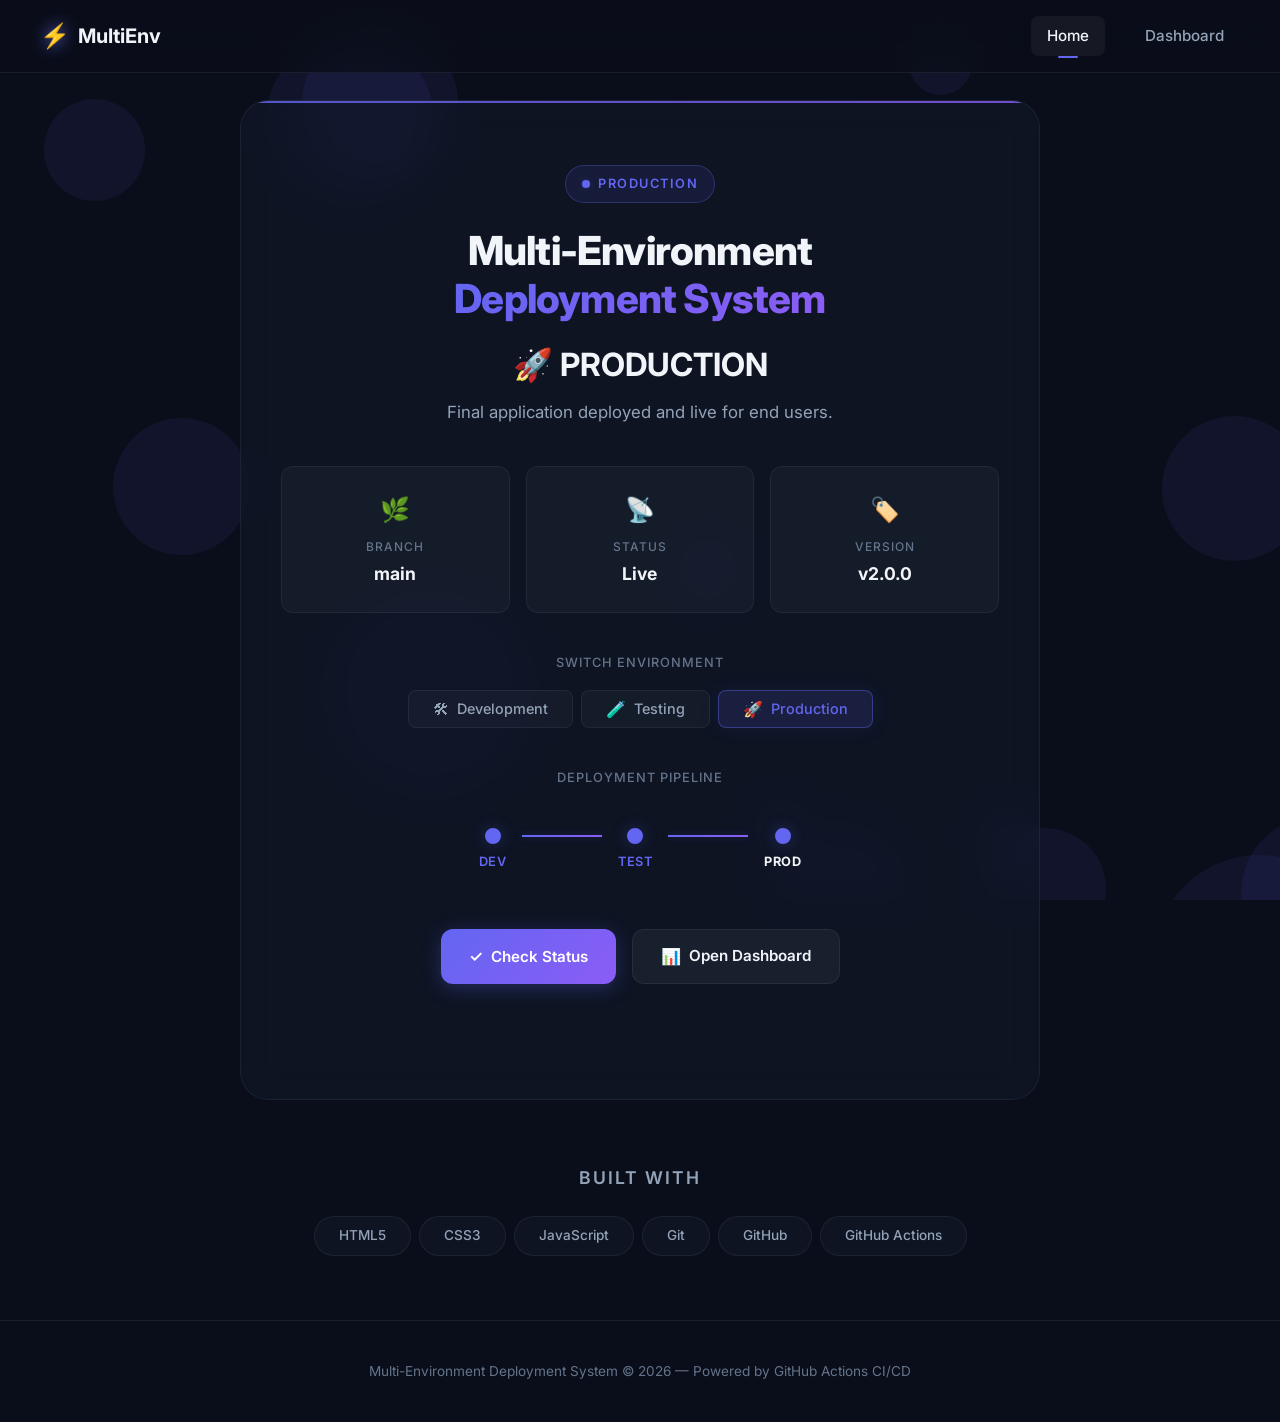
<file: index.html>
<!DOCTYPE html>
<html lang="en">
<head>
    <meta charset="UTF-8">
    <meta name="viewport" content="width=device-width, initial-scale=1.0">
    <meta name="description" content="Multi-Environment Deployment System demonstrating CI/CD pipelines with GitHub Actions across Development, Testing, and Production environments.">
    <title>Multi Environment Deployment System</title>
    <link rel="preconnect" href="https://fonts.googleapis.com">
    <link rel="preconnect" href="https://fonts.gstatic.com" crossorigin>
    <link href="https://fonts.googleapis.com/css2?family=Inter:wght@300;400;500;600;700;800&display=swap" rel="stylesheet">
    <link rel="stylesheet" href="style.css">
</head>
<body>

    <!-- Animated background particles -->
    <div class="bg-particles" id="particles"></div>

    <!-- Navigation -->
    <nav class="navbar" id="navbar">
        <div class="nav-brand">
            <span class="nav-icon">⚡</span>
            <span class="nav-title">MultiEnv</span>
        </div>
        <div class="nav-links">
            <a href="index.html" class="nav-link active" id="nav-home">Home</a>
            <a href="dashboard.html" class="nav-link" id="nav-dashboard">Dashboard</a>
        </div>
    </nav>

    <!-- Hero Section -->
    <main class="main-content">
        <div class="container" id="main-container">
            <!-- Environment Badge -->
            <div class="env-badge" id="env-badge">
                <span class="badge-dot"></span>
                <span class="badge-text" id="badge-text">Loading...</span>
            </div>

            <h1 class="hero-title">
                Multi-Environment<br>
                <span class="gradient-text">Deployment System</span>
            </h1>

            <h2 class="env-title" id="env-title">Detecting...</h2>
            <p class="env-desc" id="env-desc">Initializing environment detection...</p>

            <!-- Environment Info Cards -->
            <div class="info-grid">
                <div class="info-card" id="card-branch">
                    <div class="info-icon">🌿</div>
                    <div class="info-label">Branch</div>
                    <div class="info-value" id="branch-name">--</div>
                </div>
                <div class="info-card" id="card-status">
                    <div class="info-icon">📡</div>
                    <div class="info-label">Status</div>
                    <div class="info-value" id="env-status">--</div>
                </div>
                <div class="info-card" id="card-version">
                    <div class="info-icon">🏷️</div>
                    <div class="info-label">Version</div>
                    <div class="info-value" id="env-version">--</div>
                </div>
            </div>

            <!-- Environment Switcher -->
            <div class="env-switcher">
                <p class="switcher-label">Switch Environment</p>
                <div class="switcher-buttons">
                    <button class="switch-btn" id="btn-dev" onclick="switchEnv('dev')">
                        <span class="switch-icon">🛠</span> Development
                    </button>
                    <button class="switch-btn" id="btn-test" onclick="switchEnv('test')">
                        <span class="switch-icon">🧪</span> Testing
                    </button>
                    <button class="switch-btn" id="btn-prod" onclick="switchEnv('prod')">
                        <span class="switch-icon">🚀</span> Production
                    </button>
                </div>
            </div>

            <!-- Pipeline Visualization -->
            <div class="pipeline">
                <p class="pipeline-label">Deployment Pipeline</p>
                <div class="pipeline-track">
                    <div class="pipeline-stage" id="stage-dev">
                        <div class="stage-dot"></div>
                        <span>Dev</span>
                    </div>
                    <div class="pipeline-line" id="line-1"></div>
                    <div class="pipeline-stage" id="stage-test">
                        <div class="stage-dot"></div>
                        <span>Test</span>
                    </div>
                    <div class="pipeline-line" id="line-2"></div>
                    <div class="pipeline-stage" id="stage-prod">
                        <div class="stage-dot"></div>
                        <span>Prod</span>
                    </div>
                </div>
            </div>

            <!-- Action Buttons -->
            <div class="action-buttons">
                <button class="btn btn-primary" id="status-btn" onclick="showStatus()">
                    <span class="btn-icon">✓</span> Check Status
                </button>
                <a href="dashboard.html" class="btn btn-secondary" id="dashboard-link">
                    <span class="btn-icon">📊</span> Open Dashboard
                </a>
            </div>

            <p class="status-message" id="status"></p>
        </div>

        <!-- Tech Stack Section -->
        <div class="tech-section" id="tech-section">
            <h3 class="section-title">Built With</h3>
            <div class="tech-grid">
                <div class="tech-item" id="tech-html"><span>HTML5</span></div>
                <div class="tech-item" id="tech-css"><span>CSS3</span></div>
                <div class="tech-item" id="tech-js"><span>JavaScript</span></div>
                <div class="tech-item" id="tech-git"><span>Git</span></div>
                <div class="tech-item" id="tech-gh"><span>GitHub</span></div>
                <div class="tech-item" id="tech-actions"><span>GitHub Actions</span></div>
            </div>
        </div>
    </main>

    <!-- Footer -->
    <footer class="footer" id="footer">
        <p>Multi-Environment Deployment System &copy; 2026 &mdash; Powered by GitHub Actions CI/CD</p>
    </footer>

    <script src="env.js"></script>
    <script src="script.js"></script>

</body>
</html>
</file>
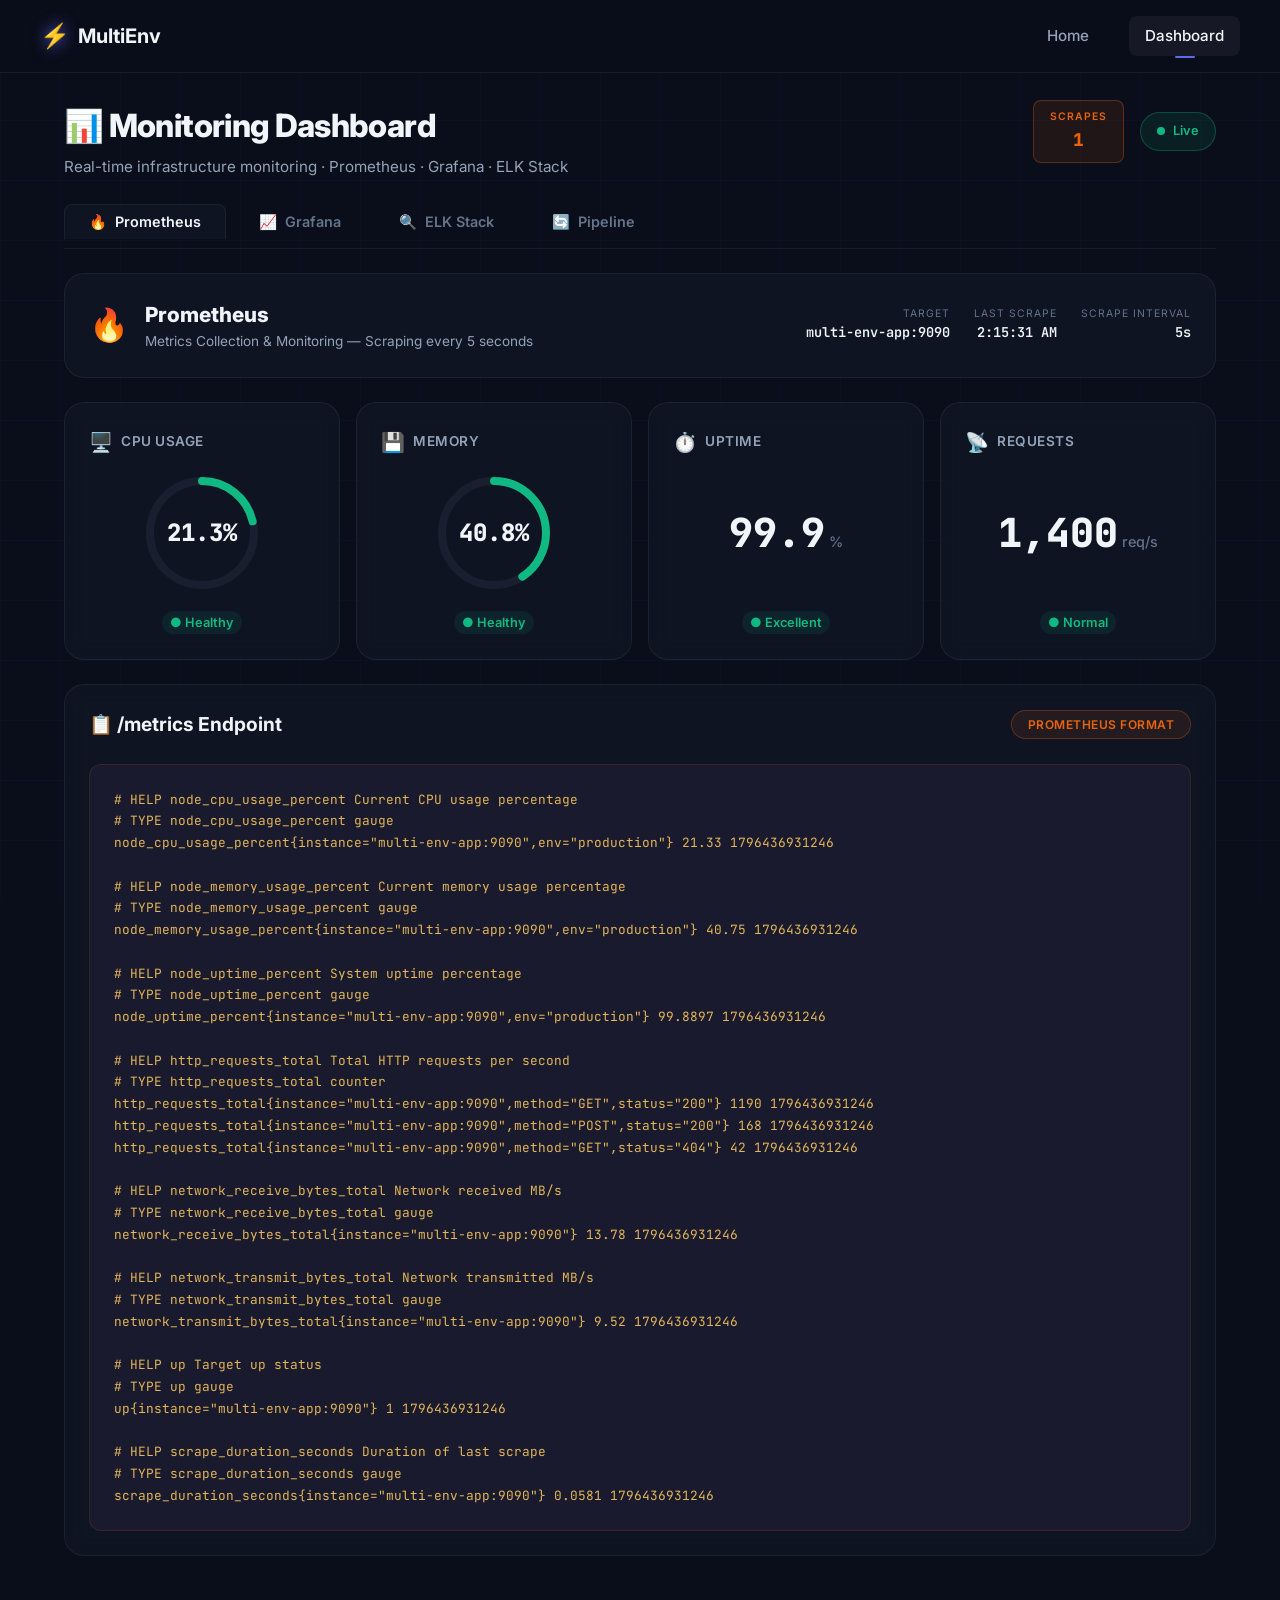
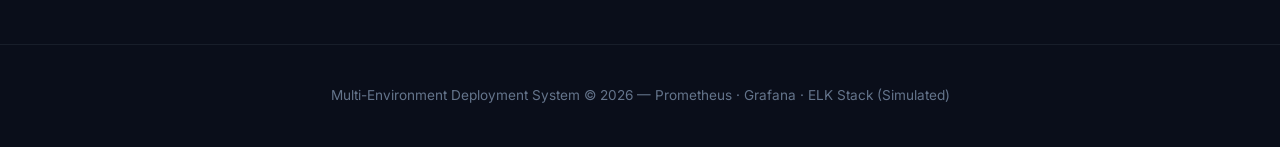
<file: dashboard.html>
<!DOCTYPE html>
<html lang="en">
<head>
    <meta charset="UTF-8">
    <meta name="viewport" content="width=device-width, initial-scale=1.0">
    <meta name="description" content="Dynamic monitoring dashboard with simulated Prometheus metrics, Grafana visualizations, and ELK Stack log management for the Multi-Environment Deployment System.">
    <title>Monitoring Dashboard — MultiEnv</title>
    <link rel="preconnect" href="https://fonts.googleapis.com">
    <link rel="preconnect" href="https://fonts.gstatic.com" crossorigin>
    <link href="https://fonts.googleapis.com/css2?family=Inter:wght@300;400;500;600;700;800&family=JetBrains+Mono:wght@400;500;600&display=swap" rel="stylesheet">
    <link rel="stylesheet" href="dashboard.css">
</head>
<body>

    <!-- Background -->
    <div class="bg-grid"></div>

    <!-- Navigation -->
    <nav class="navbar" id="navbar">
        <div class="nav-brand">
            <span class="nav-icon">⚡</span>
            <span class="nav-title">MultiEnv</span>
        </div>
        <div class="nav-links">
            <a href="index.html" class="nav-link" id="nav-home">Home</a>
            <a href="dashboard.html" class="nav-link active" id="nav-dashboard">Dashboard</a>
        </div>
    </nav>

    <!-- Dashboard -->
    <main class="dashboard" id="dashboard">
        <div class="dash-header">
            <div>
                <h1 class="dash-title">📊 Monitoring Dashboard</h1>
                <p class="dash-subtitle">Real-time infrastructure monitoring · Prometheus · Grafana · ELK Stack</p>
            </div>
            <div class="header-actions">
                <div class="scrape-counter" id="scrape-counter">
                    <span class="scrape-label">Scrapes</span>
                    <span class="scrape-value" id="scrape-count">0</span>
                </div>
                <div class="live-indicator" id="live-indicator">
                    <span class="live-dot"></span>
                    <span>Live</span>
                </div>
            </div>
        </div>

        <!-- Tool Tabs -->
        <div class="tool-tabs" id="tool-tabs">
            <button class="tool-tab active" data-tab="prometheus" id="tab-prometheus" onclick="switchTab('prometheus')">
                <span class="tab-icon">🔥</span> Prometheus
            </button>
            <button class="tool-tab" data-tab="grafana" id="tab-grafana" onclick="switchTab('grafana')">
                <span class="tab-icon">📈</span> Grafana
            </button>
            <button class="tool-tab" data-tab="elk" id="tab-elk" onclick="switchTab('elk')">
                <span class="tab-icon">🔍</span> ELK Stack
            </button>
            <button class="tool-tab" data-tab="pipeline" id="tab-pipeline" onclick="switchTab('pipeline')">
                <span class="tab-icon">🔄</span> Pipeline
            </button>
        </div>

        <!-- ============================================ -->
        <!-- TAB: PROMETHEUS (Simulated)                  -->
        <!-- ============================================ -->
        <div class="tab-content active" id="content-prometheus">
            <!-- Prometheus Header -->
            <div class="tool-header">
                <div class="tool-brand">
                    <span class="tool-logo">🔥</span>
                    <div>
                        <h2 class="tool-name">Prometheus</h2>
                        <p class="tool-desc">Metrics Collection & Monitoring — Scraping every 5 seconds</p>
                    </div>
                </div>
                <div class="prom-meta">
                    <div class="prom-meta-item">
                        <span class="prom-meta-label">Target</span>
                        <span class="prom-meta-value" id="prom-target">multi-env-app:9090</span>
                    </div>
                    <div class="prom-meta-item">
                        <span class="prom-meta-label">Last Scrape</span>
                        <span class="prom-meta-value" id="prom-last-scrape">--</span>
                    </div>
                    <div class="prom-meta-item">
                        <span class="prom-meta-label">Scrape Interval</span>
                        <span class="prom-meta-value">5s</span>
                    </div>
                </div>
            </div>

            <!-- Prometheus Metric Cards (live updating) -->
            <div class="metrics-grid" id="metrics-grid">
                <div class="metric-card" id="metric-cpu">
                    <div class="metric-header">
                        <span class="metric-icon">🖥️</span>
                        <span class="metric-label">CPU Usage</span>
                    </div>
                    <div class="metric-body">
                        <div class="progress-ring" id="ring-cpu">
                            <svg viewBox="0 0 120 120">
                                <circle class="ring-bg" cx="60" cy="60" r="52"></circle>
                                <circle class="ring-fill" cx="60" cy="60" r="52" id="ring-fill-cpu"></circle>
                            </svg>
                            <div class="ring-value" id="cpu">--%</div>
                        </div>
                    </div>
                    <div class="metric-footer">
                        <span class="metric-status good" id="cpu-status">● Healthy</span>
                    </div>
                </div>

                <div class="metric-card" id="metric-memory">
                    <div class="metric-header">
                        <span class="metric-icon">💾</span>
                        <span class="metric-label">Memory</span>
                    </div>
                    <div class="metric-body">
                        <div class="progress-ring" id="ring-memory">
                            <svg viewBox="0 0 120 120">
                                <circle class="ring-bg" cx="60" cy="60" r="52"></circle>
                                <circle class="ring-fill" cx="60" cy="60" r="52" id="ring-fill-memory"></circle>
                            </svg>
                            <div class="ring-value" id="memory">--%</div>
                        </div>
                    </div>
                    <div class="metric-footer">
                        <span class="metric-status good" id="memory-status">● Healthy</span>
                    </div>
                </div>

                <div class="metric-card" id="metric-uptime">
                    <div class="metric-header">
                        <span class="metric-icon">⏱️</span>
                        <span class="metric-label">Uptime</span>
                    </div>
                    <div class="metric-body">
                        <div class="big-stat">
                            <span class="stat-value" id="uptime">--</span>
                            <span class="stat-unit">%</span>
                        </div>
                    </div>
                    <div class="metric-footer">
                        <span class="metric-status good" id="uptime-status">● Excellent</span>
                    </div>
                </div>

                <div class="metric-card" id="metric-requests">
                    <div class="metric-header">
                        <span class="metric-icon">📡</span>
                        <span class="metric-label">Requests</span>
                    </div>
                    <div class="metric-body">
                        <div class="big-stat">
                            <span class="stat-value" id="requests">--</span>
                            <span class="stat-unit">req/s</span>
                        </div>
                    </div>
                    <div class="metric-footer">
                        <span class="metric-status good" id="requests-status">● Normal</span>
                    </div>
                </div>
            </div>

            <!-- Prometheus Raw Metrics Endpoint -->
            <div class="section-card" id="prom-endpoint-section">
                <div class="section-header">
                    <h2 class="section-title">📋 /metrics Endpoint</h2>
                    <span class="section-badge prom">Prometheus Format</span>
                </div>
                <div class="prom-endpoint">
                    <pre class="prom-output" id="prom-metrics">Loading metrics...</pre>
                </div>
            </div>
        </div>

        <!-- ============================================ -->
        <!-- TAB: GRAFANA (Simulated)                     -->
        <!-- ============================================ -->
        <div class="tab-content" id="content-grafana">
            <div class="tool-header">
                <div class="tool-brand">
                    <span class="tool-logo">📈</span>
                    <div>
                        <h2 class="tool-name">Grafana</h2>
                        <p class="tool-desc">Real-time Visualization & Dashboards — Auto-refreshing charts</p>
                    </div>
                </div>
                <div class="grafana-controls">
                    <select class="grafana-time-range" id="grafana-range" onchange="changeTimeRange()">
                        <option value="30">Last 30s</option>
                        <option value="60" selected>Last 60s</option>
                        <option value="120">Last 2m</option>
                    </select>
                </div>
            </div>

            <!-- Grafana Chart Panels -->
            <div class="grafana-grid">
                <div class="grafana-panel" id="panel-cpu">
                    <div class="panel-header">
                        <span class="panel-title">CPU Usage (%)</span>
                        <span class="panel-live-val" id="chart-cpu-val">--</span>
                    </div>
                    <div class="panel-body">
                        <canvas id="chart-cpu" width="520" height="200"></canvas>
                    </div>
                </div>

                <div class="grafana-panel" id="panel-memory">
                    <div class="panel-header">
                        <span class="panel-title">Memory Usage (%)</span>
                        <span class="panel-live-val" id="chart-mem-val">--</span>
                    </div>
                    <div class="panel-body">
                        <canvas id="chart-memory" width="520" height="200"></canvas>
                    </div>
                </div>

                <div class="grafana-panel" id="panel-network">
                    <div class="panel-header">
                        <span class="panel-title">Network I/O (MB/s)</span>
                        <span class="panel-live-val" id="chart-net-val">--</span>
                    </div>
                    <div class="panel-body">
                        <canvas id="chart-network" width="520" height="200"></canvas>
                    </div>
                </div>

                <div class="grafana-panel" id="panel-requests">
                    <div class="panel-header">
                        <span class="panel-title">HTTP Requests (req/s)</span>
                        <span class="panel-live-val" id="chart-req-val">--</span>
                    </div>
                    <div class="panel-body">
                        <canvas id="chart-requests" width="520" height="200"></canvas>
                    </div>
                </div>
            </div>
        </div>

        <!-- ============================================ -->
        <!-- TAB: ELK STACK (Simulated)                   -->
        <!-- ============================================ -->
        <div class="tab-content" id="content-elk">
            <div class="tool-header">
                <div class="tool-brand">
                    <span class="tool-logo">🔍</span>
                    <div>
                        <h2 class="tool-name">ELK Stack</h2>
                        <p class="tool-desc">Elasticsearch · Logstash · Kibana — Centralized Log Management</p>
                    </div>
                </div>
            </div>

            <!-- ELK Architecture -->
            <div class="elk-arch" id="elk-arch">
                <div class="elk-node" id="elk-logstash">
                    <div class="elk-node-icon">📥</div>
                    <div class="elk-node-name">Logstash</div>
                    <div class="elk-node-desc">Ingest & Parse</div>
                    <div class="elk-node-stat"><span id="logstash-events">0</span> events/s</div>
                </div>
                <div class="elk-arrow">→</div>
                <div class="elk-node" id="elk-elasticsearch">
                    <div class="elk-node-icon">🗄️</div>
                    <div class="elk-node-name">Elasticsearch</div>
                    <div class="elk-node-desc">Index & Search</div>
                    <div class="elk-node-stat"><span id="es-docs">0</span> docs</div>
                </div>
                <div class="elk-arrow">→</div>
                <div class="elk-node" id="elk-kibana">
                    <div class="elk-node-icon">📊</div>
                    <div class="elk-node-name">Kibana</div>
                    <div class="elk-node-desc">Visualize & Explore</div>
                    <div class="elk-node-stat">Dashboard active</div>
                </div>
            </div>

            <!-- Log Search & Filters -->
            <div class="section-card" id="elk-search-section">
                <div class="elk-toolbar">
                    <div class="elk-search-box">
                        <span class="elk-search-icon">🔍</span>
                        <input type="text" class="elk-search-input" id="elk-search" placeholder="Search logs... (e.g. ERROR, deploy, production)" oninput="filterLogs()">
                    </div>
                    <div class="elk-filters">
                        <button class="elk-filter active" data-level="all" id="filter-all" onclick="setLogFilter('all')">All</button>
                        <button class="elk-filter" data-level="INFO" id="filter-info" onclick="setLogFilter('INFO')">INFO</button>
                        <button class="elk-filter" data-level="SUCCESS" id="filter-success" onclick="setLogFilter('SUCCESS')">SUCCESS</button>
                        <button class="elk-filter" data-level="WARN" id="filter-warn" onclick="setLogFilter('WARN')">WARN</button>
                        <button class="elk-filter" data-level="ERROR" id="filter-error" onclick="setLogFilter('ERROR')">ERROR</button>
                        <button class="elk-filter" data-level="DEBUG" id="filter-debug" onclick="setLogFilter('DEBUG')">DEBUG</button>
                    </div>
                </div>

                <!-- Log Count Summary -->
                <div class="elk-summary" id="elk-summary">
                    <div class="elk-summary-item">
                        <span class="elk-count" id="count-total">0</span>
                        <span class="elk-count-label">Total</span>
                    </div>
                    <div class="elk-summary-item info">
                        <span class="elk-count" id="count-info">0</span>
                        <span class="elk-count-label">Info</span>
                    </div>
                    <div class="elk-summary-item success">
                        <span class="elk-count" id="count-success">0</span>
                        <span class="elk-count-label">Success</span>
                    </div>
                    <div class="elk-summary-item warn">
                        <span class="elk-count" id="count-warn">0</span>
                        <span class="elk-count-label">Warn</span>
                    </div>
                    <div class="elk-summary-item error">
                        <span class="elk-count" id="count-error">0</span>
                        <span class="elk-count-label">Error</span>
                    </div>
                    <div class="elk-summary-item debug">
                        <span class="elk-count" id="count-debug">0</span>
                        <span class="elk-count-label">Debug</span>
                    </div>
                </div>

                <!-- Live Log Stream -->
                <div class="elk-logs-container">
                    <div class="elk-logs-header">
                        <span>Kibana Discover — Log Stream</span>
                        <label class="elk-auto-scroll">
                            <input type="checkbox" id="elk-autoscroll" checked> Auto-scroll
                        </label>
                    </div>
                    <div class="elk-logs" id="elk-logs"></div>
                </div>
            </div>
        </div>

        <!-- ============================================ -->
        <!-- TAB: PIPELINE                                -->
        <!-- ============================================ -->
        <div class="tab-content" id="content-pipeline">
            <div class="tool-header">
                <div class="tool-brand">
                    <span class="tool-logo">🔄</span>
                    <div>
                        <h2 class="tool-name">Deployment Pipeline</h2>
                        <p class="tool-desc">CI/CD workflow status across all environments</p>
                    </div>
                </div>
                <span class="section-badge success">All Passed</span>
            </div>

            <div class="pipeline-visual">
                <div class="pipe-stage completed" id="pipe-dev">
                    <div class="pipe-icon">🛠</div>
                    <div class="pipe-info">
                        <span class="pipe-name">Development</span>
                        <span class="pipe-time">2m 14s</span>
                    </div>
                    <span class="pipe-check">✓</span>
                </div>
                <div class="pipe-connector active"></div>
                <div class="pipe-stage completed" id="pipe-test">
                    <div class="pipe-icon">🧪</div>
                    <div class="pipe-info">
                        <span class="pipe-name">Testing</span>
                        <span class="pipe-time">4m 32s</span>
                    </div>
                    <span class="pipe-check">✓</span>
                </div>
                <div class="pipe-connector active"></div>
                <div class="pipe-stage completed" id="pipe-prod">
                    <div class="pipe-icon">🚀</div>
                    <div class="pipe-info">
                        <span class="pipe-name">Production</span>
                        <span class="pipe-time">1m 08s</span>
                    </div>
                    <span class="pipe-check">✓</span>
                </div>
            </div>
        </div>

    </main>

    <!-- Footer -->
    <footer class="footer" id="footer">
        <p>Multi-Environment Deployment System &copy; 2026 &mdash; Prometheus · Grafana · ELK Stack (Simulated)</p>
    </footer>

    <script src="dashboard.js"></script>

</body>
</html>
</file>
<file: style.css>
/* ============================================
   Multi-Environment Deployment System
   Main Stylesheet
   ============================================ */

/* ---------- CSS Custom Properties ---------- */
:root {
    /* Base Colors */
    --bg-primary: #0a0e1a;
    --bg-secondary: #111827;
    --bg-card: rgba(17, 24, 39, 0.7);
    --bg-card-hover: rgba(30, 41, 59, 0.8);
    --text-primary: #f1f5f9;
    --text-secondary: #94a3b8;
    --text-muted: #64748b;
    --border-color: rgba(148, 163, 184, 0.1);
    --border-glow: rgba(148, 163, 184, 0.2);

    /* Environment Colors - set dynamically by JS */
    --env-color: #6366f1;
    --env-color-rgb: 99, 102, 241;
    --env-glow: rgba(99, 102, 241, 0.3);
    --env-gradient: linear-gradient(135deg, #6366f1, #8b5cf6);

    /* Spacing */
    --space-xs: 4px;
    --space-sm: 8px;
    --space-md: 16px;
    --space-lg: 24px;
    --space-xl: 40px;
    --space-2xl: 64px;

    /* Border Radius */
    --radius-sm: 8px;
    --radius-md: 12px;
    --radius-lg: 20px;
    --radius-xl: 28px;
    --radius-full: 9999px;

    /* Transitions */
    --transition-fast: 0.2s cubic-bezier(0.4, 0, 0.2, 1);
    --transition-smooth: 0.4s cubic-bezier(0.4, 0, 0.2, 1);
    --transition-slow: 0.6s cubic-bezier(0.4, 0, 0.2, 1);
}

/* ---------- Reset & Base ---------- */
*,
*::before,
*::after {
    margin: 0;
    padding: 0;
    box-sizing: border-box;
}

html {
    scroll-behavior: smooth;
}

body {
    font-family: 'Inter', -apple-system, BlinkMacSystemFont, sans-serif;
    background: var(--bg-primary);
    color: var(--text-primary);
    min-height: 100vh;
    overflow-x: hidden;
    line-height: 1.6;
    transition: background var(--transition-smooth);
}

/* ---------- Background Particles ---------- */
.bg-particles {
    position: fixed;
    top: 0;
    left: 0;
    width: 100%;
    height: 100%;
    pointer-events: none;
    z-index: 0;
    overflow: hidden;
}

.particle {
    position: absolute;
    border-radius: 50%;
    background: var(--env-color);
    opacity: 0.08;
    animation: float 20s infinite ease-in-out;
}

@keyframes float {
    0%, 100% { transform: translateY(0) translateX(0) scale(1); }
    25% { transform: translateY(-80px) translateX(40px) scale(1.1); }
    50% { transform: translateY(-30px) translateX(-60px) scale(0.9); }
    75% { transform: translateY(-100px) translateX(20px) scale(1.05); }
}

/* ---------- Navigation ---------- */
.navbar {
    position: fixed;
    top: 0;
    left: 0;
    right: 0;
    z-index: 100;
    display: flex;
    align-items: center;
    justify-content: space-between;
    padding: var(--space-md) var(--space-xl);
    background: rgba(10, 14, 26, 0.8);
    backdrop-filter: blur(20px);
    -webkit-backdrop-filter: blur(20px);
    border-bottom: 1px solid var(--border-color);
    transition: var(--transition-smooth);
}

.nav-brand {
    display: flex;
    align-items: center;
    gap: var(--space-sm);
    font-size: 1.25rem;
    font-weight: 700;
    color: var(--text-primary);
}

.nav-icon {
    font-size: 1.5rem;
    filter: drop-shadow(0 0 8px var(--env-color));
}

.nav-links {
    display: flex;
    gap: var(--space-lg);
}

.nav-link {
    color: var(--text-secondary);
    text-decoration: none;
    font-weight: 500;
    font-size: 0.95rem;
    padding: var(--space-sm) var(--space-md);
    border-radius: var(--radius-sm);
    transition: var(--transition-fast);
    position: relative;
}

.nav-link:hover,
.nav-link.active {
    color: var(--text-primary);
    background: rgba(255, 255, 255, 0.05);
}

.nav-link.active::after {
    content: '';
    position: absolute;
    bottom: -2px;
    left: 50%;
    transform: translateX(-50%);
    width: 20px;
    height: 2px;
    background: var(--env-color);
    border-radius: var(--radius-full);
}

/* ---------- Main Content ---------- */
.main-content {
    position: relative;
    z-index: 1;
    padding-top: 100px;
    min-height: 100vh;
}

/* ---------- Container (Hero Card) ---------- */
.container {
    max-width: 800px;
    margin: 0 auto var(--space-2xl);
    padding: var(--space-2xl) var(--space-xl);
    background: var(--bg-card);
    border: 1px solid var(--border-color);
    border-radius: var(--radius-xl);
    backdrop-filter: blur(16px);
    -webkit-backdrop-filter: blur(16px);
    text-align: center;
    position: relative;
    overflow: hidden;
    animation: fadeInUp 0.8s ease-out;
}

.container::before {
    content: '';
    position: absolute;
    top: 0;
    left: 0;
    right: 0;
    height: 2px;
    background: var(--env-gradient);
    opacity: 0.8;
}

@keyframes fadeInUp {
    from {
        opacity: 0;
        transform: translateY(30px);
    }
    to {
        opacity: 1;
        transform: translateY(0);
    }
}

/* ---------- Environment Badge ---------- */
.env-badge {
    display: inline-flex;
    align-items: center;
    gap: var(--space-sm);
    padding: var(--space-sm) var(--space-md);
    background: rgba(var(--env-color-rgb), 0.1);
    border: 1px solid rgba(var(--env-color-rgb), 0.3);
    border-radius: var(--radius-full);
    margin-bottom: var(--space-lg);
    animation: fadeInUp 0.8s ease-out 0.1s both;
}

.badge-dot {
    width: 8px;
    height: 8px;
    border-radius: 50%;
    background: var(--env-color);
    box-shadow: 0 0 8px var(--env-glow);
    animation: pulse 2s infinite;
}

@keyframes pulse {
    0%, 100% { opacity: 1; transform: scale(1); }
    50% { opacity: 0.6; transform: scale(0.8); }
}

.badge-text {
    font-size: 0.8rem;
    font-weight: 600;
    text-transform: uppercase;
    letter-spacing: 1.5px;
    color: var(--env-color);
}

/* ---------- Hero Title ---------- */
.hero-title {
    font-size: 2.5rem;
    font-weight: 800;
    line-height: 1.2;
    color: var(--text-primary);
    margin-bottom: var(--space-md);
    letter-spacing: -0.02em;
    animation: fadeInUp 0.8s ease-out 0.2s both;
}

.gradient-text {
    background: var(--env-gradient);
    -webkit-background-clip: text;
    background-clip: text;
    -webkit-text-fill-color: transparent;
}

.env-title {
    font-size: 2rem;
    font-weight: 700;
    margin-bottom: var(--space-sm);
    animation: fadeInUp 0.8s ease-out 0.3s both;
}

.env-desc {
    font-size: 1.05rem;
    color: var(--text-secondary);
    margin-bottom: var(--space-xl);
    animation: fadeInUp 0.8s ease-out 0.4s both;
}

/* ---------- Info Grid ---------- */
.info-grid {
    display: grid;
    grid-template-columns: repeat(3, 1fr);
    gap: var(--space-md);
    margin-bottom: var(--space-xl);
    animation: fadeInUp 0.8s ease-out 0.5s both;
}

.info-card {
    background: rgba(255, 255, 255, 0.03);
    border: 1px solid var(--border-color);
    border-radius: var(--radius-md);
    padding: var(--space-lg) var(--space-md);
    transition: var(--transition-fast);
}

.info-card:hover {
    background: rgba(255, 255, 255, 0.06);
    border-color: var(--border-glow);
    transform: translateY(-2px);
}

.info-icon {
    font-size: 1.5rem;
    margin-bottom: var(--space-sm);
}

.info-label {
    font-size: 0.75rem;
    font-weight: 500;
    text-transform: uppercase;
    letter-spacing: 1px;
    color: var(--text-muted);
    margin-bottom: var(--space-xs);
}

.info-value {
    font-size: 1.1rem;
    font-weight: 700;
    color: var(--text-primary);
}

/* ---------- Environment Switcher ---------- */
.env-switcher {
    margin-bottom: var(--space-xl);
    animation: fadeInUp 0.8s ease-out 0.6s both;
}

.switcher-label {
    font-size: 0.8rem;
    font-weight: 500;
    text-transform: uppercase;
    letter-spacing: 1px;
    color: var(--text-muted);
    margin-bottom: var(--space-md);
}

.switcher-buttons {
    display: flex;
    gap: var(--space-sm);
    justify-content: center;
    flex-wrap: wrap;
}

.switch-btn {
    padding: var(--space-sm) var(--space-lg);
    border: 1px solid var(--border-color);
    background: rgba(255, 255, 255, 0.03);
    color: var(--text-secondary);
    border-radius: var(--radius-sm);
    cursor: pointer;
    font-family: 'Inter', sans-serif;
    font-size: 0.9rem;
    font-weight: 500;
    transition: var(--transition-fast);
    display: flex;
    align-items: center;
    gap: var(--space-sm);
}

.switch-btn:hover {
    background: rgba(255, 255, 255, 0.08);
    border-color: var(--border-glow);
    color: var(--text-primary);
    transform: translateY(-1px);
}

.switch-btn.active {
    background: rgba(var(--env-color-rgb), 0.15);
    border-color: rgba(var(--env-color-rgb), 0.4);
    color: var(--env-color);
    box-shadow: 0 0 20px rgba(var(--env-color-rgb), 0.1);
}

.switch-icon {
    font-size: 1rem;
}

/* ---------- Pipeline Visualization ---------- */
.pipeline {
    margin-bottom: var(--space-xl);
    animation: fadeInUp 0.8s ease-out 0.7s both;
}

.pipeline-label {
    font-size: 0.8rem;
    font-weight: 500;
    text-transform: uppercase;
    letter-spacing: 1px;
    color: var(--text-muted);
    margin-bottom: var(--space-lg);
}

.pipeline-track {
    display: flex;
    align-items: center;
    justify-content: center;
    gap: 0;
}

.pipeline-stage {
    display: flex;
    flex-direction: column;
    align-items: center;
    gap: var(--space-sm);
    padding: var(--space-md);
    transition: var(--transition-smooth);
}

.pipeline-stage span {
    font-size: 0.8rem;
    font-weight: 600;
    color: var(--text-muted);
    text-transform: uppercase;
    letter-spacing: 0.5px;
    transition: var(--transition-smooth);
}

.stage-dot {
    width: 16px;
    height: 16px;
    border-radius: 50%;
    background: var(--bg-secondary);
    border: 2px solid var(--text-muted);
    transition: var(--transition-smooth);
    position: relative;
}

.pipeline-stage.completed .stage-dot {
    background: var(--env-color);
    border-color: var(--env-color);
    box-shadow: 0 0 16px var(--env-glow);
}

.pipeline-stage.completed span {
    color: var(--env-color);
}

.pipeline-stage.active .stage-dot {
    background: var(--env-color);
    border-color: var(--env-color);
    box-shadow: 0 0 16px var(--env-glow);
    animation: pulse 1.5s infinite;
}

.pipeline-stage.active span {
    color: var(--text-primary);
    font-weight: 700;
}

.pipeline-line {
    width: 80px;
    height: 2px;
    background: var(--text-muted);
    opacity: 0.3;
    transition: var(--transition-smooth);
    margin-bottom: 28px;
}

.pipeline-line.active {
    background: var(--env-gradient);
    opacity: 1;
    box-shadow: 0 0 8px var(--env-glow);
}

/* ---------- Buttons ---------- */
.action-buttons {
    display: flex;
    gap: var(--space-md);
    justify-content: center;
    flex-wrap: wrap;
    margin-bottom: var(--space-lg);
    animation: fadeInUp 0.8s ease-out 0.8s both;
}

.btn {
    display: inline-flex;
    align-items: center;
    gap: var(--space-sm);
    padding: 14px 28px;
    border: none;
    border-radius: var(--radius-md);
    font-family: 'Inter', sans-serif;
    font-size: 0.95rem;
    font-weight: 600;
    cursor: pointer;
    text-decoration: none;
    transition: var(--transition-fast);
}

.btn-primary {
    background: var(--env-gradient);
    color: white;
    box-shadow: 0 4px 20px var(--env-glow);
}

.btn-primary:hover {
    transform: translateY(-2px);
    box-shadow: 0 8px 30px var(--env-glow);
}

.btn-secondary {
    background: rgba(255, 255, 255, 0.05);
    color: var(--text-primary);
    border: 1px solid var(--border-color);
}

.btn-secondary:hover {
    background: rgba(255, 255, 255, 0.1);
    border-color: var(--border-glow);
    transform: translateY(-2px);
}

.btn-icon {
    font-size: 1rem;
}

/* ---------- Status Message ---------- */
.status-message {
    font-size: 1.1rem;
    font-weight: 600;
    color: var(--env-color);
    min-height: 1.5em;
    animation: fadeInUp 0.4s ease-out;
}

/* ---------- Tech Stack Section ---------- */
.tech-section {
    max-width: 800px;
    margin: 0 auto var(--space-2xl);
    text-align: center;
    animation: fadeInUp 0.8s ease-out 0.9s both;
}

.section-title {
    font-size: 1.1rem;
    font-weight: 600;
    color: var(--text-secondary);
    margin-bottom: var(--space-lg);
    text-transform: uppercase;
    letter-spacing: 2px;
}

.tech-grid {
    display: flex;
    flex-wrap: wrap;
    justify-content: center;
    gap: var(--space-sm);
}

.tech-item {
    padding: var(--space-sm) var(--space-lg);
    background: var(--bg-card);
    border: 1px solid var(--border-color);
    border-radius: var(--radius-full);
    font-size: 0.85rem;
    font-weight: 500;
    color: var(--text-secondary);
    transition: var(--transition-fast);
}

.tech-item:hover {
    background: var(--bg-card-hover);
    border-color: var(--border-glow);
    color: var(--text-primary);
    transform: translateY(-2px);
}

/* ---------- Footer ---------- */
.footer {
    text-align: center;
    padding: var(--space-xl) var(--space-md);
    border-top: 1px solid var(--border-color);
    color: var(--text-muted);
    font-size: 0.85rem;
}

/* ---------- Responsive ---------- */
@media (max-width: 768px) {
    .container {
        margin: 0 var(--space-md) var(--space-xl);
        padding: var(--space-xl) var(--space-md);
    }

    .hero-title {
        font-size: 1.75rem;
    }

    .env-title {
        font-size: 1.5rem;
    }

    .info-grid {
        grid-template-columns: 1fr;
        gap: var(--space-sm);
    }

    .switcher-buttons {
        flex-direction: column;
        align-items: center;
    }

    .switch-btn {
        width: 100%;
        max-width: 250px;
        justify-content: center;
    }

    .pipeline-line {
        width: 40px;
    }

    .action-buttons {
        flex-direction: column;
        align-items: center;
    }

    .btn {
        width: 100%;
        max-width: 280px;
        justify-content: center;
    }

    .navbar {
        padding: var(--space-sm) var(--space-md);
    }

    .nav-title {
        font-size: 1rem;
    }
}

@media (max-width: 480px) {
    .hero-title {
        font-size: 1.4rem;
    }

    .env-title {
        font-size: 1.2rem;
    }

    .pipeline-track {
        transform: scale(0.85);
    }
}
</file>
<file: dashboard.css>
/* ============================================
   Multi-Environment Deployment System
   Dashboard Stylesheet — Prometheus · Grafana · ELK
   ============================================ */

:root {
    --bg-primary: #0a0e1a;
    --bg-secondary: #111827;
    --bg-card: rgba(17, 24, 39, 0.7);
    --bg-card-hover: rgba(30, 41, 59, 0.8);
    --text-primary: #f1f5f9;
    --text-secondary: #94a3b8;
    --text-muted: #64748b;
    --border-color: rgba(148, 163, 184, 0.1);
    --border-glow: rgba(148, 163, 184, 0.2);
    --accent: #6366f1;
    --accent-rgb: 99, 102, 241;
    --green: #10b981;
    --green-rgb: 16, 185, 129;
    --yellow: #f59e0b;
    --yellow-rgb: 245, 158, 11;
    --red: #ef4444;
    --red-rgb: 239, 68, 68;
    --blue: #3b82f6;
    --blue-rgb: 59, 130, 246;
    --orange: #e8630a;
    --orange-rgb: 232, 99, 10;
    --radius-sm: 8px;
    --radius-md: 12px;
    --radius-lg: 20px;
    --radius-full: 9999px;
    --space-xs: 4px;
    --space-sm: 8px;
    --space-md: 16px;
    --space-lg: 24px;
    --space-xl: 40px;
    --space-2xl: 64px;
    --transition-fast: 0.2s cubic-bezier(0.4, 0, 0.2, 1);
    --transition-smooth: 0.4s cubic-bezier(0.4, 0, 0.2, 1);
}

*, *::before, *::after { margin: 0; padding: 0; box-sizing: border-box; }
html { scroll-behavior: smooth; }

body {
    font-family: 'Inter', -apple-system, BlinkMacSystemFont, sans-serif;
    background: var(--bg-primary);
    color: var(--text-primary);
    min-height: 100vh;
    overflow-x: hidden;
    line-height: 1.6;
}

.bg-grid {
    position: fixed; top: 0; left: 0; width: 100%; height: 100%;
    pointer-events: none; z-index: 0;
    background-image:
        linear-gradient(rgba(99,102,241,0.03) 1px, transparent 1px),
        linear-gradient(90deg, rgba(99,102,241,0.03) 1px, transparent 1px);
    background-size: 60px 60px;
}

/* --- Navbar --- */
.navbar {
    position: fixed; top: 0; left: 0; right: 0; z-index: 100;
    display: flex; align-items: center; justify-content: space-between;
    padding: var(--space-md) var(--space-xl);
    background: rgba(10,14,26,0.85);
    backdrop-filter: blur(20px); -webkit-backdrop-filter: blur(20px);
    border-bottom: 1px solid var(--border-color);
}
.nav-brand { display: flex; align-items: center; gap: var(--space-sm); font-size: 1.25rem; font-weight: 700; }
.nav-icon { font-size: 1.5rem; filter: drop-shadow(0 0 8px var(--accent)); }
.nav-links { display: flex; gap: var(--space-lg); }
.nav-link {
    color: var(--text-secondary); text-decoration: none; font-weight: 500; font-size: 0.95rem;
    padding: var(--space-sm) var(--space-md); border-radius: var(--radius-sm);
    transition: var(--transition-fast); position: relative;
}
.nav-link:hover, .nav-link.active { color: var(--text-primary); background: rgba(255,255,255,0.05); }
.nav-link.active::after {
    content: ''; position: absolute; bottom: -2px; left: 50%; transform: translateX(-50%);
    width: 20px; height: 2px; background: var(--accent); border-radius: var(--radius-full);
}

/* --- Dashboard Layout --- */
.dashboard {
    position: relative; z-index: 1; max-width: 1200px;
    margin: 0 auto; padding: 100px var(--space-lg) var(--space-2xl);
}
.dash-header {
    display: flex; align-items: flex-start; justify-content: space-between;
    margin-bottom: var(--space-lg); flex-wrap: wrap; gap: var(--space-md);
    animation: fadeInUp 0.6s ease-out;
}
.dash-title { font-size: 2rem; font-weight: 800; letter-spacing: -0.02em; margin-bottom: var(--space-xs); }
.dash-subtitle { color: var(--text-secondary); font-size: 0.95rem; }
.header-actions { display: flex; align-items: center; gap: var(--space-md); }

.scrape-counter {
    display: flex; flex-direction: column; align-items: center;
    padding: var(--space-sm) var(--space-md);
    background: rgba(var(--orange-rgb),0.1); border: 1px solid rgba(var(--orange-rgb),0.3);
    border-radius: var(--radius-sm); min-width: 70px;
}
.scrape-label { font-size: 0.65rem; text-transform: uppercase; letter-spacing: 1px; color: var(--orange); font-weight: 600; }
.scrape-value { font-size: 1.1rem; font-weight: 800; color: var(--orange); font-family: 'JetBrains Mono', monospace; }

.live-indicator {
    display: flex; align-items: center; gap: var(--space-sm);
    padding: var(--space-sm) var(--space-md);
    background: rgba(var(--green-rgb),0.1); border: 1px solid rgba(var(--green-rgb),0.3);
    border-radius: var(--radius-full); font-size: 0.8rem; font-weight: 600; color: var(--green);
}
.live-dot { width: 8px; height: 8px; border-radius: 50%; background: var(--green); animation: pulse 1.5s infinite; }
@keyframes pulse { 0%,100%{opacity:1;transform:scale(1)} 50%{opacity:0.5;transform:scale(0.8)} }

/* --- Tool Tabs --- */
.tool-tabs {
    display: flex; gap: var(--space-sm); margin-bottom: var(--space-lg);
    border-bottom: 1px solid var(--border-color); padding-bottom: var(--space-sm);
    overflow-x: auto; animation: fadeInUp 0.6s ease-out 0.1s backwards;
}
.tool-tab {
    padding: var(--space-sm) var(--space-lg); border: 1px solid transparent;
    background: transparent; color: var(--text-muted); border-radius: var(--radius-sm) var(--radius-sm) 0 0;
    cursor: pointer; font-family: 'Inter', sans-serif; font-size: 0.9rem; font-weight: 600;
    transition: var(--transition-fast); display: flex; align-items: center; gap: var(--space-sm); white-space: nowrap;
}
.tool-tab:hover { color: var(--text-secondary); background: rgba(255,255,255,0.03); }
.tool-tab.active {
    color: var(--text-primary); background: var(--bg-card);
    border-color: var(--border-color); border-bottom-color: var(--bg-primary);
}

/* --- Tab Content --- */
.tab-content { display: none; animation: fadeInUp 0.4s ease-out; }
.tab-content.active { display: block; }

/* --- Tool Header --- */
.tool-header {
    display: flex; align-items: center; justify-content: space-between; flex-wrap: wrap;
    gap: var(--space-md); margin-bottom: var(--space-lg);
    padding: var(--space-lg); background: var(--bg-card);
    border: 1px solid var(--border-color); border-radius: var(--radius-lg);
}
.tool-brand { display: flex; align-items: center; gap: var(--space-md); }
.tool-logo { font-size: 2rem; }
.tool-name { font-size: 1.3rem; font-weight: 800; }
.tool-desc { font-size: 0.85rem; color: var(--text-secondary); }

/* --- Prometheus Meta --- */
.prom-meta { display: flex; gap: var(--space-lg); flex-wrap: wrap; }
.prom-meta-item { display: flex; flex-direction: column; align-items: flex-end; }
.prom-meta-label { font-size: 0.65rem; text-transform: uppercase; letter-spacing: 1px; color: var(--text-muted); }
.prom-meta-value { font-size: 0.85rem; font-weight: 600; color: var(--text-primary); font-family: 'JetBrains Mono', monospace; }

/* --- Metrics Grid --- */
.metrics-grid { display: grid; grid-template-columns: repeat(4,1fr); gap: var(--space-md); margin-bottom: var(--space-lg); }
.metric-card {
    background: var(--bg-card); border: 1px solid var(--border-color); border-radius: var(--radius-lg);
    padding: var(--space-lg); backdrop-filter: blur(10px); transition: var(--transition-fast);
    animation: fadeInUp 0.6s ease-out backwards;
}
.metric-card:nth-child(1){animation-delay:.1s} .metric-card:nth-child(2){animation-delay:.2s}
.metric-card:nth-child(3){animation-delay:.3s} .metric-card:nth-child(4){animation-delay:.4s}
.metric-card:hover { border-color: var(--border-glow); transform: translateY(-4px); box-shadow: 0 12px 40px rgba(0,0,0,0.3); }
.metric-header { display: flex; align-items: center; gap: var(--space-sm); margin-bottom: var(--space-md); }
.metric-icon { font-size: 1.2rem; }
.metric-label { font-size: 0.85rem; font-weight: 600; color: var(--text-secondary); text-transform: uppercase; letter-spacing: 0.5px; }
.metric-body { display: flex; justify-content: center; align-items: center; min-height: 120px; }
.metric-footer { text-align: center; margin-top: var(--space-md); }

/* --- Progress Rings --- */
.progress-ring { position: relative; width: 120px; height: 120px; }
.progress-ring svg { transform: rotate(-90deg); width: 100%; height: 100%; }
.ring-bg { fill: none; stroke: rgba(255,255,255,0.05); stroke-width: 8; }
.ring-fill {
    fill: none; stroke: var(--accent); stroke-width: 8; stroke-linecap: round;
    stroke-dasharray: 326.73; stroke-dashoffset: 326.73;
    transition: stroke-dashoffset 1s cubic-bezier(0.4,0,0.2,1), stroke 0.3s ease;
}
.ring-value { position: absolute; top: 50%; left: 50%; transform: translate(-50%,-50%); font-size: 1.5rem; font-weight: 800; font-family: 'JetBrains Mono', monospace; }

.big-stat { display: flex; align-items: baseline; gap: var(--space-xs); }
.stat-value { font-size: 2.5rem; font-weight: 800; font-family: 'JetBrains Mono', monospace; line-height: 1; }
.stat-unit { font-size: 0.9rem; font-weight: 500; color: var(--text-muted); }

.metric-status { font-size: 0.8rem; font-weight: 600; padding: var(--space-xs) var(--space-sm); border-radius: var(--radius-full); }
.metric-status.good { color: var(--green); background: rgba(var(--green-rgb),0.1); }
.metric-status.warning { color: var(--yellow); background: rgba(var(--yellow-rgb),0.1); }
.metric-status.critical { color: var(--red); background: rgba(var(--red-rgb),0.1); }

/* --- Prometheus Endpoint --- */
.section-card {
    background: var(--bg-card); border: 1px solid var(--border-color); border-radius: var(--radius-lg);
    padding: var(--space-lg); margin-bottom: var(--space-lg); backdrop-filter: blur(10px);
}
.section-header { display: flex; align-items: center; justify-content: space-between; margin-bottom: var(--space-lg); }
.section-title { font-size: 1.2rem; font-weight: 700; }
.section-badge {
    font-size: 0.75rem; font-weight: 600; padding: var(--space-xs) var(--space-md);
    background: rgba(255,255,255,0.05); border: 1px solid var(--border-color);
    border-radius: var(--radius-full); color: var(--text-muted); text-transform: uppercase; letter-spacing: 0.5px;
}
.section-badge.success { color: var(--green); background: rgba(var(--green-rgb),0.1); border-color: rgba(var(--green-rgb),0.3); }
.section-badge.prom { color: var(--orange); background: rgba(var(--orange-rgb),0.1); border-color: rgba(var(--orange-rgb),0.3); }

.prom-output {
    background: #1a1a2e; color: #e2b659; padding: var(--space-lg); border-radius: var(--radius-md);
    font-family: 'JetBrains Mono', monospace; font-size: 0.8rem; line-height: 1.7;
    overflow-x: auto; border: 1px solid rgba(var(--orange-rgb),0.15); white-space: pre-wrap;
}

/* --- Grafana --- */
.grafana-controls { display: flex; gap: var(--space-sm); }
.grafana-time-range {
    padding: var(--space-sm) var(--space-md); background: rgba(255,255,255,0.05);
    border: 1px solid var(--border-color); border-radius: var(--radius-sm);
    color: var(--text-primary); font-family: 'Inter', sans-serif; font-size: 0.85rem;
    cursor: pointer; appearance: auto;
}
.grafana-grid { display: grid; grid-template-columns: repeat(2,1fr); gap: var(--space-md); }
.grafana-panel {
    background: var(--bg-card); border: 1px solid var(--border-color); border-radius: var(--radius-lg);
    overflow: hidden; transition: var(--transition-fast);
}
.grafana-panel:hover { border-color: var(--border-glow); box-shadow: 0 8px 30px rgba(0,0,0,0.2); }
.panel-header {
    display: flex; align-items: center; justify-content: space-between;
    padding: var(--space-md) var(--space-lg); border-bottom: 1px solid var(--border-color);
}
.panel-title { font-size: 0.85rem; font-weight: 600; color: var(--text-secondary); }
.panel-live-val { font-size: 1rem; font-weight: 800; font-family: 'JetBrains Mono', monospace; color: var(--accent); }
.panel-body { padding: var(--space-md); }
.panel-body canvas { width: 100%; height: 200px; display: block; }

/* --- ELK Architecture --- */
.elk-arch {
    display: flex; align-items: center; justify-content: center; gap: var(--space-md);
    padding: var(--space-lg); margin-bottom: var(--space-lg);
    background: var(--bg-card); border: 1px solid var(--border-color); border-radius: var(--radius-lg);
    flex-wrap: wrap;
}
.elk-node {
    display: flex; flex-direction: column; align-items: center; gap: var(--space-xs);
    padding: var(--space-lg); background: rgba(255,255,255,0.03); border: 1px solid var(--border-color);
    border-radius: var(--radius-md); min-width: 150px; transition: var(--transition-fast);
}
.elk-node:hover { border-color: var(--border-glow); background: rgba(255,255,255,0.06); }
.elk-node-icon { font-size: 2rem; }
.elk-node-name { font-weight: 700; font-size: 0.95rem; }
.elk-node-desc { font-size: 0.75rem; color: var(--text-muted); }
.elk-node-stat { font-size: 0.8rem; color: var(--accent); font-family: 'JetBrains Mono', monospace; font-weight: 600; margin-top: var(--space-xs); }
.elk-arrow { font-size: 1.5rem; color: var(--text-muted); }

/* --- ELK Toolbar --- */
.elk-toolbar { display: flex; gap: var(--space-md); margin-bottom: var(--space-md); flex-wrap: wrap; }
.elk-search-box {
    flex: 1; min-width: 250px; display: flex; align-items: center; gap: var(--space-sm);
    padding: var(--space-sm) var(--space-md); background: rgba(255,255,255,0.03);
    border: 1px solid var(--border-color); border-radius: var(--radius-sm);
}
.elk-search-icon { font-size: 1rem; }
.elk-search-input {
    flex: 1; background: none; border: none; color: var(--text-primary);
    font-family: 'Inter', sans-serif; font-size: 0.9rem; outline: none;
}
.elk-search-input::placeholder { color: var(--text-muted); }
.elk-filters { display: flex; gap: var(--space-xs); flex-wrap: wrap; }
.elk-filter {
    padding: var(--space-xs) var(--space-md); border: 1px solid var(--border-color);
    background: transparent; color: var(--text-muted); border-radius: var(--radius-full);
    cursor: pointer; font-family: 'Inter', sans-serif; font-size: 0.8rem; font-weight: 500;
    transition: var(--transition-fast);
}
.elk-filter:hover { border-color: var(--border-glow); color: var(--text-secondary); }
.elk-filter.active { background: rgba(var(--accent-rgb),0.15); border-color: rgba(var(--accent-rgb),0.4); color: var(--accent); }

/* --- ELK Summary --- */
.elk-summary { display: flex; gap: var(--space-sm); margin-bottom: var(--space-md); flex-wrap: wrap; }
.elk-summary-item {
    display: flex; flex-direction: column; align-items: center;
    padding: var(--space-sm) var(--space-md); background: rgba(255,255,255,0.03);
    border: 1px solid var(--border-color); border-radius: var(--radius-sm); min-width: 60px;
}
.elk-count { font-size: 1.1rem; font-weight: 800; font-family: 'JetBrains Mono', monospace; }
.elk-count-label { font-size: 0.65rem; text-transform: uppercase; letter-spacing: 0.5px; color: var(--text-muted); }
.elk-summary-item.info .elk-count { color: var(--blue); }
.elk-summary-item.success .elk-count { color: var(--green); }
.elk-summary-item.warn .elk-count { color: var(--yellow); }
.elk-summary-item.error .elk-count { color: var(--red); }
.elk-summary-item.debug .elk-count { color: var(--text-muted); }

/* --- ELK Logs --- */
.elk-logs-header {
    display: flex; align-items: center; justify-content: space-between;
    padding: var(--space-sm) var(--space-md); background: rgba(255,255,255,0.03);
    border: 1px solid var(--border-color); border-radius: var(--radius-sm) var(--radius-sm) 0 0;
    font-size: 0.8rem; font-weight: 600; color: var(--text-secondary);
}
.elk-auto-scroll { display: flex; align-items: center; gap: var(--space-xs); font-size: 0.75rem; color: var(--text-muted); cursor: pointer; }
.elk-auto-scroll input { cursor: pointer; }
.elk-logs {
    background: #0d1117; border: 1px solid rgba(var(--green-rgb),0.15); border-top: none;
    border-radius: 0 0 var(--radius-sm) var(--radius-sm);
    max-height: 400px; overflow-y: auto; font-family: 'JetBrains Mono', monospace; font-size: 0.8rem;
}
.log-entry { padding: 6px var(--space-md); border-bottom: 1px solid rgba(255,255,255,0.03); display: flex; gap: var(--space-md); line-height: 1.5; }
.log-entry:hover { background: rgba(255,255,255,0.02); }
.log-time { color: var(--text-muted); white-space: nowrap; min-width: 80px; }
.log-level { font-weight: 700; min-width: 65px; text-align: center; }
.log-level.INFO { color: var(--blue); }
.log-level.SUCCESS { color: var(--green); }
.log-level.WARN { color: var(--yellow); }
.log-level.ERROR { color: var(--red); }
.log-level.DEBUG { color: #9ca3af; }
.log-msg { color: #c9d1d9; word-break: break-word; }

/* --- Pipeline --- */
.pipeline-visual { display: flex; align-items: center; gap: 0; overflow-x: auto; padding: var(--space-lg); background: var(--bg-card); border: 1px solid var(--border-color); border-radius: var(--radius-lg); margin-top: var(--space-lg); }
.pipe-stage { display: flex; align-items: center; gap: var(--space-md); padding: var(--space-md) var(--space-lg); background: rgba(255,255,255,0.03); border: 1px solid var(--border-color); border-radius: var(--radius-md); min-width: 200px; transition: var(--transition-fast); }
.pipe-stage:hover { background: rgba(255,255,255,0.06); }
.pipe-stage.completed { border-color: rgba(var(--green-rgb),0.3); }
.pipe-icon { font-size: 1.5rem; }
.pipe-info { display: flex; flex-direction: column; flex: 1; }
.pipe-name { font-weight: 600; font-size: 0.95rem; }
.pipe-time { font-size: 0.8rem; color: var(--text-muted); font-family: 'JetBrains Mono', monospace; }
.pipe-check { width: 28px; height: 28px; border-radius: 50%; background: rgba(var(--green-rgb),0.15); color: var(--green); display: flex; align-items: center; justify-content: center; font-weight: 700; }
.pipe-connector { width: 40px; height: 2px; background: var(--text-muted); opacity: 0.2; flex-shrink: 0; }
.pipe-connector.active { background: linear-gradient(90deg, var(--green), var(--accent)); opacity: 1; }

/* --- Footer --- */
.footer { text-align: center; padding: var(--space-xl) var(--space-md); border-top: 1px solid var(--border-color); color: var(--text-muted); font-size: 0.85rem; }

@keyframes fadeInUp { from{opacity:0;transform:translateY(20px)} to{opacity:1;transform:translateY(0)} }

/* --- Responsive --- */
@media(max-width:1024px) { .metrics-grid{grid-template-columns:repeat(2,1fr)} .grafana-grid{grid-template-columns:1fr} }
@media(max-width:768px) {
    .dashboard{padding:100px var(--space-md) var(--space-xl)}
    .dash-header{flex-direction:column} .dash-title{font-size:1.5rem}
    .metrics-grid{grid-template-columns:1fr}
    .pipeline-visual{flex-direction:column;align-items:stretch}
    .pipe-stage{min-width:unset} .pipe-connector{width:2px;height:24px;margin:0 auto}
    .navbar{padding:var(--space-sm) var(--space-md)}
    .tool-header{flex-direction:column;align-items:flex-start}
    .prom-meta{width:100%} .elk-arch{flex-direction:column}
    .elk-arrow{transform:rotate(90deg)}
}
</file>
